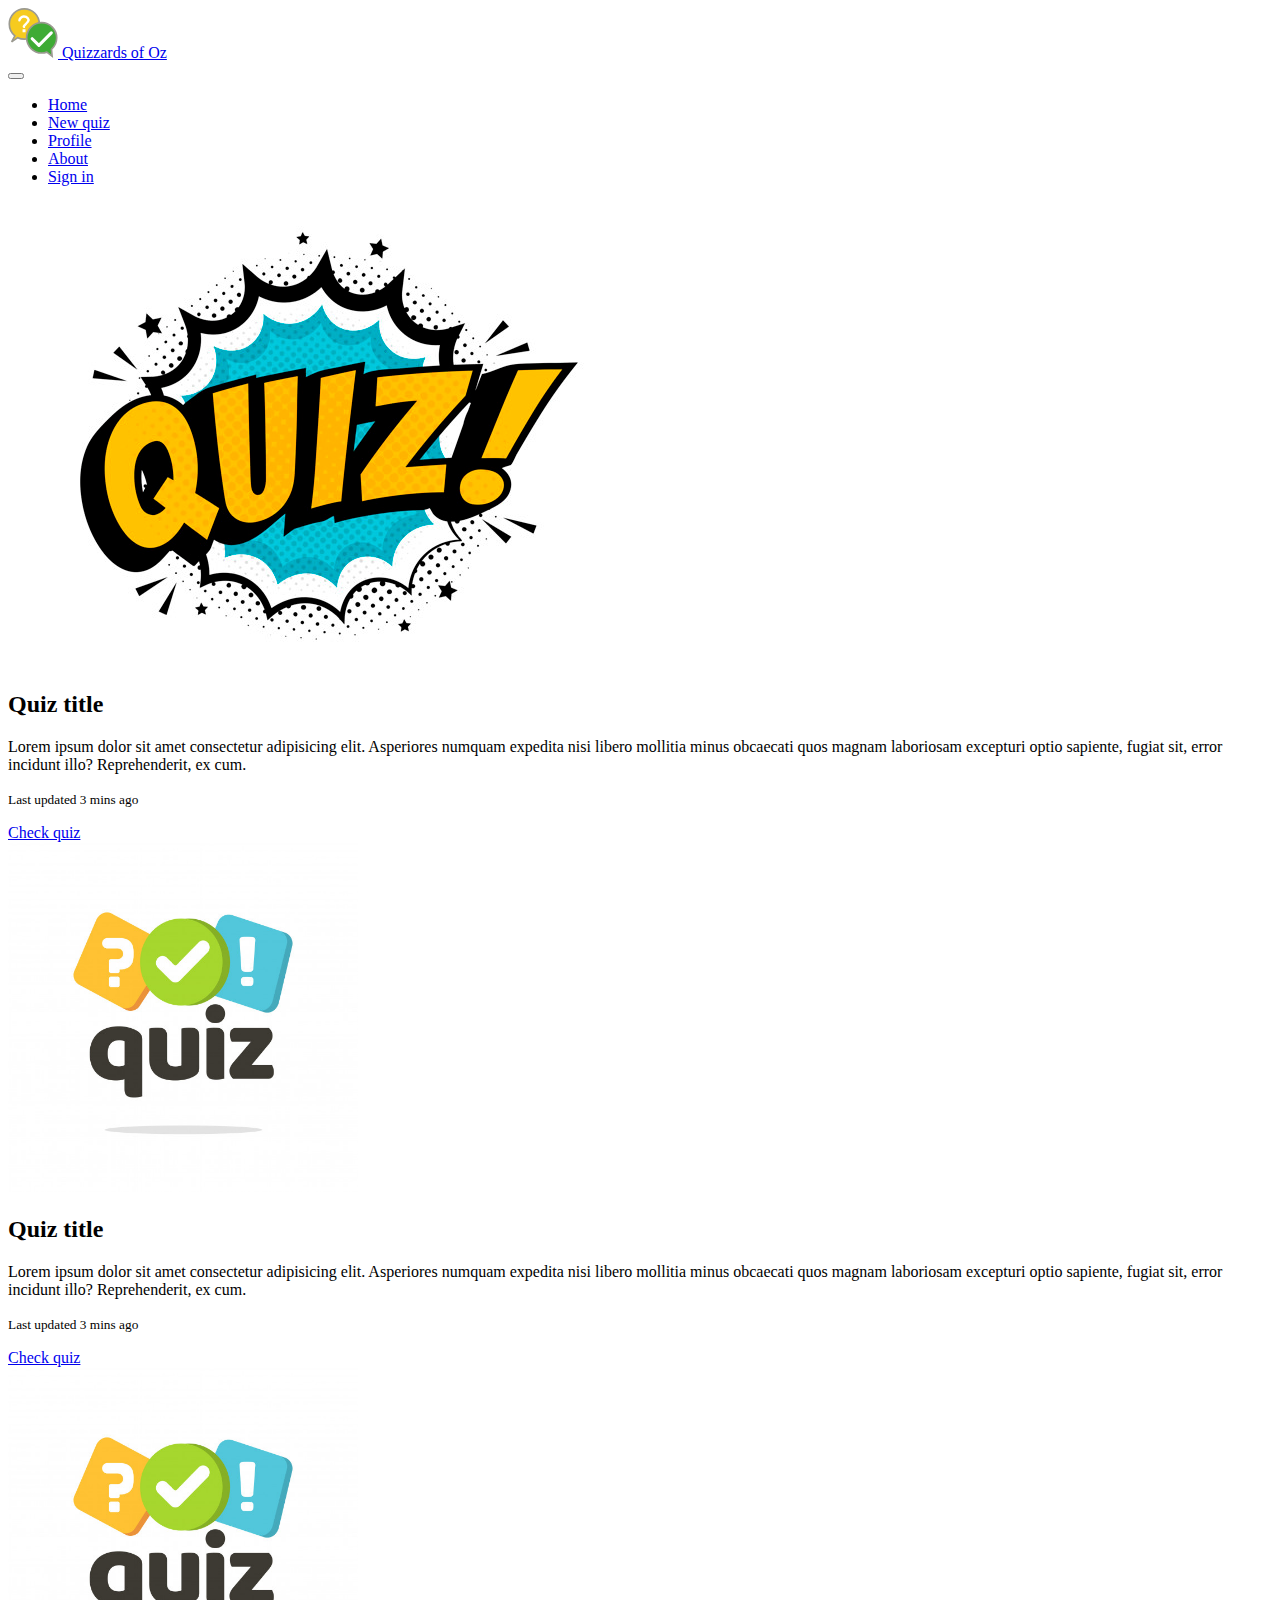
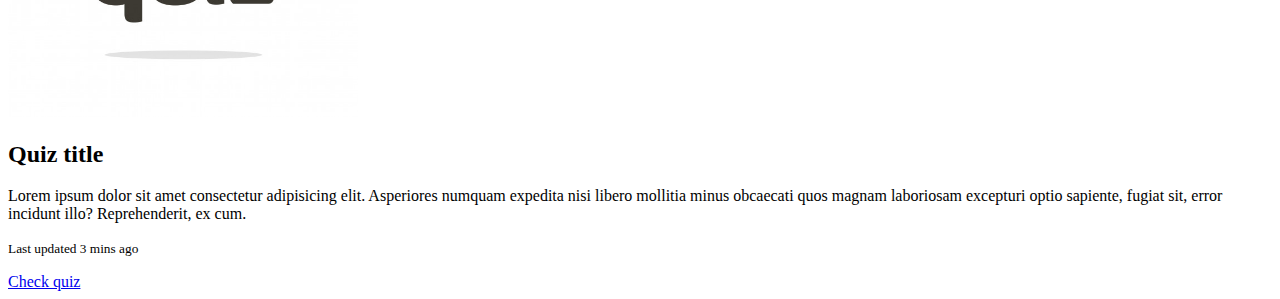
<file: index.html>
<!DOCTYPE html>
<html lang="en">

<head>
    <meta charset="UTF-8" />
    <meta http-equiv="X-UA-Compatible" content="IE=edge" />
    <meta name="viewport" content="width=device-width, initial-scale=1.0" />
    <link href="https://cdn.jsdelivr.net/npm/bootstrap@5.0.0-beta1/dist/css/bootstrap.min.css" rel="stylesheet"
        integrity="sha384-giJF6kkoqNQ00vy+HMDP7azOuL0xtbfIcaT9wjKHr8RbDVddVHyTfAAsrekwKmP1" crossorigin="anonymous" />
    <link rel="stylesheet" href="./css/styles.css" />
    <title>Home</title>
</head>

<body class="bg-light">
    <header class="fixed-top bg-dark">
        <nav class="container navbar navbar-expand-lg navbar-dark ">
            <a class="navbar-brand" href="./index.html">
                <div class="d-flex align-items-center"><img src="./images/logo.svg" width="50" height="50"
                        class="d-inline-block align-top" alt="logo" />
                    <span class="navbar-brand fw-bold fs-2">Quizzards of Oz</span>
                </div>

            </a>
            <button class="navbar-toggler" type="button" data-toggle="collapse"
                data-target="./post.htmlnavbarSupportedContent" aria-controls="navbarSupportedContent"
                aria-expanded="false" aria-label="Toggle navigation">
                <span class="navbar-toggler-icon"></span>
            </button>

            <div class=" collapse navbar-collapse" id="navbarSupportedContent">
                <ul class="navbar-nav mr-auto fs-5">
                    <li class="nav-item active">
                        <a class="nav-link active" href="./index.html">Home</a>
                    </li>
                    <li class="nav-item">
                        <a class="nav-link" href="./new-quiz.html">New quiz</a>
                    </li>
                    <li class="nav-item">
                        <a class="nav-link" href="./profile.html">Profile</a>
                    </li>
                    <li class="nav-item">
                        <a class="nav-link" href="./about.html">About</a>
                    </li>
                    <li class="nav-item ">
                        <a class="nav-link" href="./login.html">Sign in</a>
                    </li>
                </ul>
            </div>
        </nav>
    </header>
    <main class="pt-5">
        <div class="container mt-5">

            <div class="row m-3"></div>
            <div class="card mb-3 text-white bg-info">
                <div class="row no-gutters">
                    <div class="col-md-4">
                        <img src="./images/quiz-image.jpg" class="card-img" alt="quiz-image" style="min-height: 300px;">
                    </div>
                    <div class="col-md-8">
                        <div class="card-body d-flex align-items-end flex-column">
                            <div class="div p-2">
                                <h2 class="card-title">Quiz title</h2>
                                <p class="card-text">Lorem ipsum dolor sit amet consectetur adipisicing elit. Asperiores
                                    numquam expedita nisi libero mollitia minus obcaecati quos magnam laboriosam
                                    excepturi
                                    optio sapiente, fugiat sit, error incidunt illo? Reprehenderit, ex cum.</p>
                                <p class="card-text"><small class="text-muted">Last updated 3 mins ago</small></p>
                            </div>

                            <div class="d-flex justify-content-end mt-md-5">
                                <a href="./quiz.html" class="btn btn-primary px-3 py-2">Check quiz</a>
                            </div>
                        </div>
                    </div>
                </div>
            </div>
            <div class="card mb-3 text-white bg-warning">
                <div class="row no-gutters">
                    <div class="col-md-4">
                        <img src="./images/quiz-image2.jpg" class="card-img" alt="quiz-image"
                            style="max-height: 350px;">
                    </div>
                    <div class="col-md-8">
                        <div class="card-body d-flex align-items-end flex-column">
                            <div class="div p-2">
                                <h2 class="card-title">Quiz title</h2>
                                <p class="card-text">Lorem ipsum dolor sit amet consectetur adipisicing elit. Asperiores
                                    numquam expedita nisi libero mollitia minus obcaecati quos magnam laboriosam
                                    excepturi
                                    optio sapiente, fugiat sit, error incidunt illo? Reprehenderit, ex cum.</p>
                                <p class="card-text"><small class="text-muted">Last updated 3 mins ago</small></p>
                            </div>

                            <div class="d-flex justify-content-end mt-md-5 ">
                                <a href="./quiz.html" class="btn btn-primary px-3 py-2">Check quiz</a>
                            </div>
                        </div>
                    </div>
                </div>
            </div>
            <div class="card mb-3 text-white bg-danger ">
                <div class="row no-gutters">
                    <div class="col-md-4">
                        <img src="./images/quiz-image2.jpg" class="card-img" alt="quiz-image"
                            style="max-height: 350px;">
                    </div>
                    <div class="col-md-8">
                        <div class="card-body d-flex align-items-end flex-column">
                            <div class="div p-2">
                                <h2 class="card-title">Quiz title</h2>
                                <p class="card-text">Lorem ipsum dolor sit amet consectetur adipisicing elit. Asperiores
                                    numquam expedita nisi libero mollitia minus obcaecati quos magnam laboriosam
                                    excepturi
                                    optio sapiente, fugiat sit, error incidunt illo? Reprehenderit, ex cum.</p>
                                <p class="card-text"><small class="text-muted">Last updated 3 mins ago</small></p>
                            </div>

                            <div class="d-flex justify-content-end mt-md-5 ">
                                <a href="./quiz.html" class="btn btn-primary px-3 py-2">Check quiz</a>
                            </div>
                        </div>
                    </div>
                </div>
            </div>
        </div>
    </main>
</body>

</html>
</file>
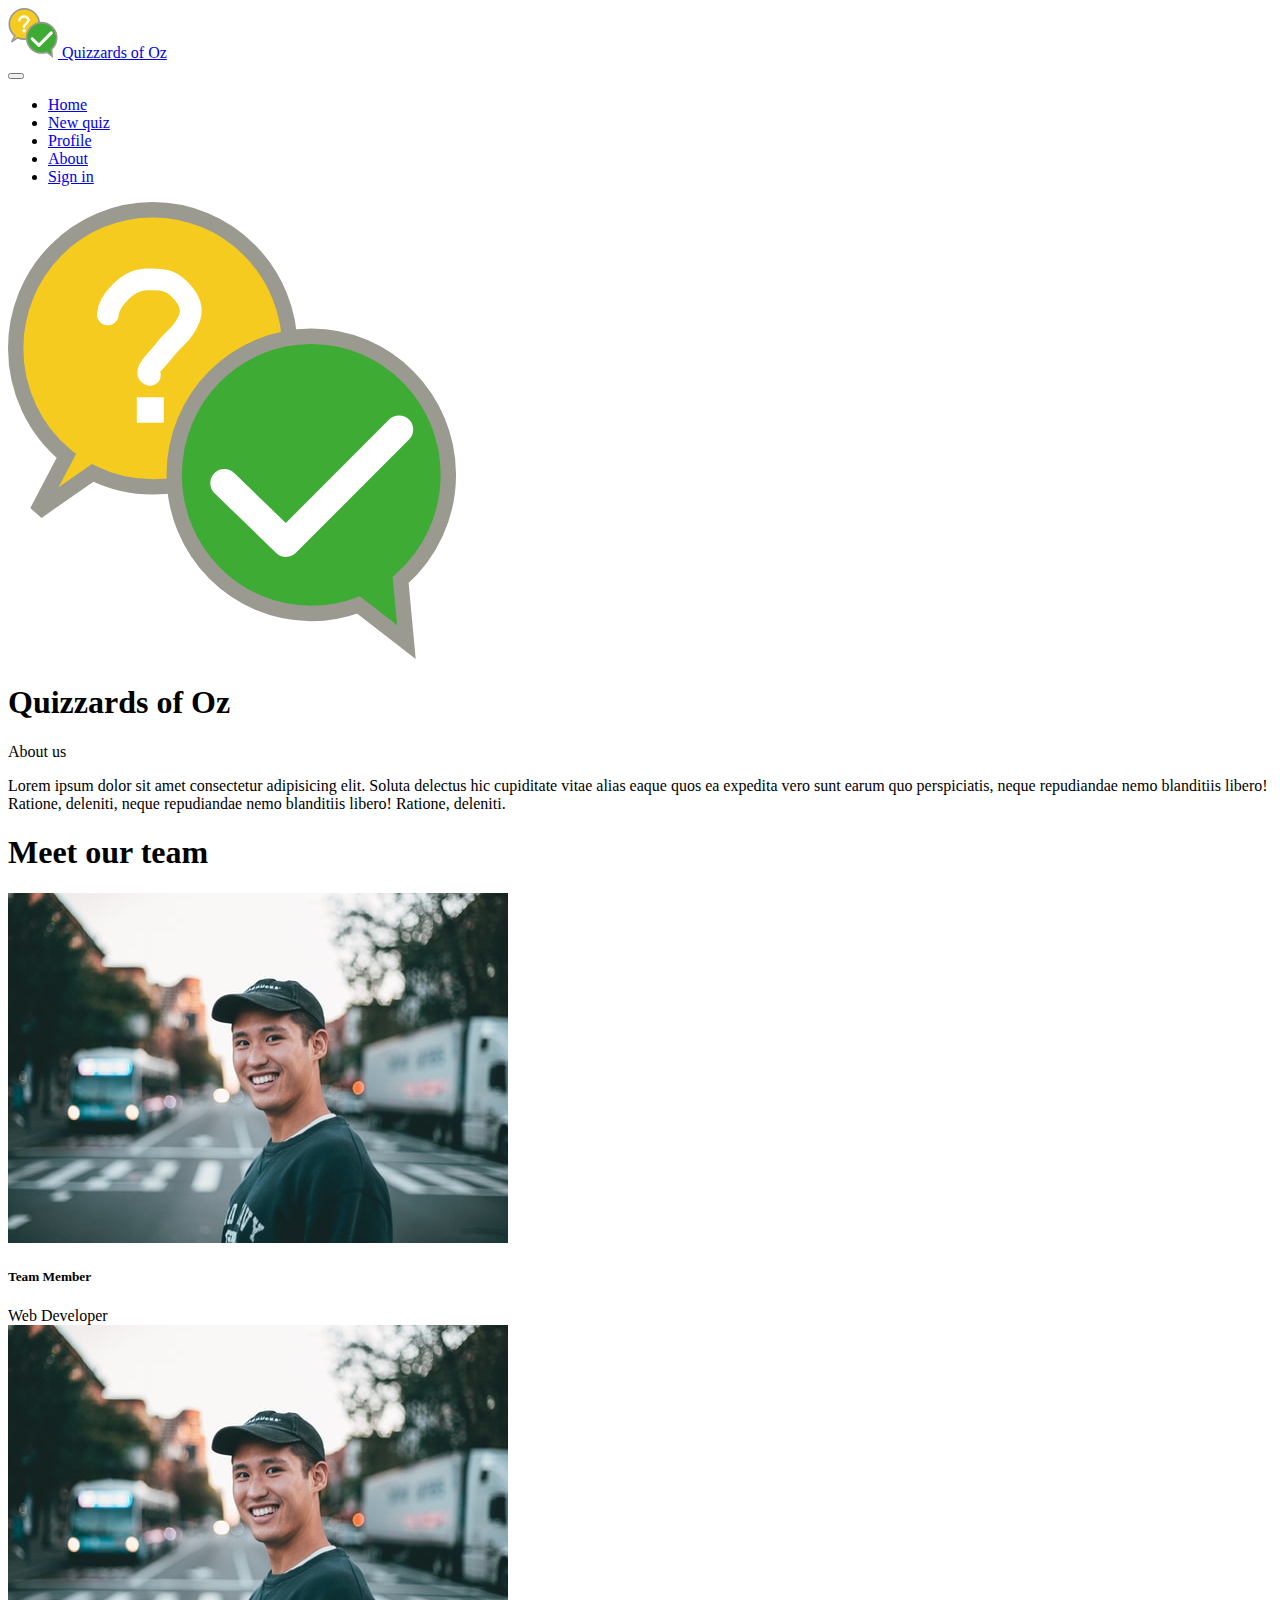
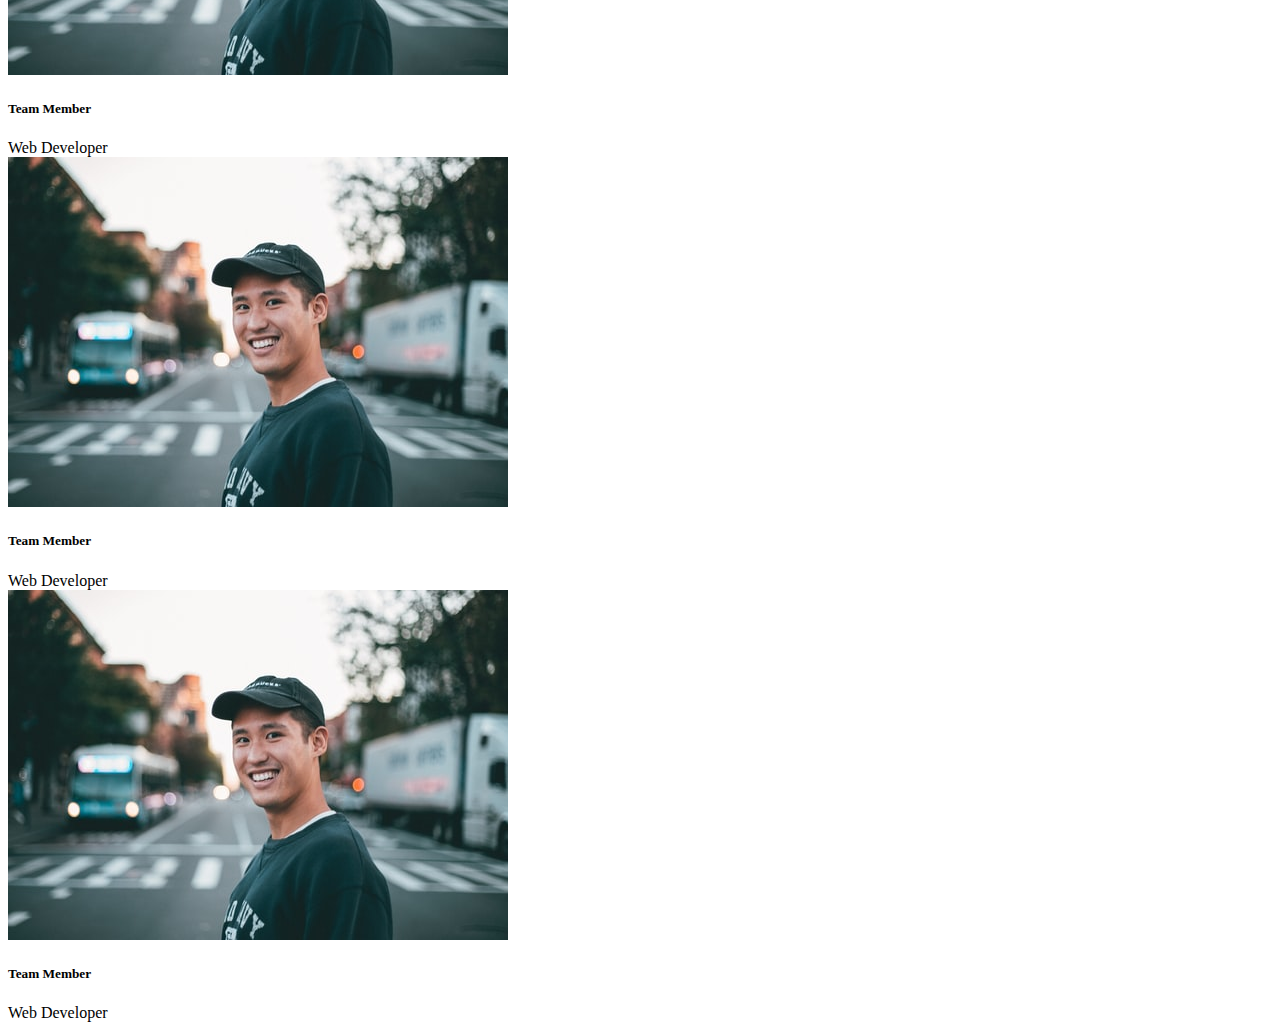
<file: about.html>
<!DOCTYPE html>
<html lang="en">

<head>
    <meta charset="UTF-8" />
    <meta http-equiv="X-UA-Compatible" content="IE=edge" />
    <meta name="viewport" content="width=device-width, initial-scale=1.0" />
    <link href="https://cdn.jsdelivr.net/npm/bootstrap@5.0.0-beta1/dist/css/bootstrap.min.css" rel="stylesheet"
        integrity="sha384-giJF6kkoqNQ00vy+HMDP7azOuL0xtbfIcaT9wjKHr8RbDVddVHyTfAAsrekwKmP1" crossorigin="anonymous" />
    <link rel="stylesheet" href="./css/styles.css" />
    <title>About page</title>
</head>

<body class="bg-light">
    <header class="fixed-top bg-dark">
        <nav class="container navbar navbar-expand-lg navbar-dark ">
            <a class="navbar-brand" href="./index.html">
                <div class="d-flex align-items-center"><img src="./images/logo.svg" width="50" height="50"
                        class="d-inline-block align-top" alt="logo" />
                    <span class="navbar-brand fw-bold fs-2">Quizzards of Oz</span>
                </div>

            </a>
            <button class="navbar-toggler" type="button" data-toggle="collapse"
                data-target="./post.htmlnavbarSupportedContent" aria-controls="navbarSupportedContent"
                aria-expanded="false" aria-label="Toggle navigation">
                <span class="navbar-toggler-icon"></span>
            </button>

            <div class=" collapse navbar-collapse" id="navbarSupportedContent">
                <ul class="navbar-nav mr-auto fs-5">
                    <li class="nav-item active">
                        <a class="nav-link " href="./index.html">Home</a>
                    </li>
                    <li class="nav-item">
                        <a class="nav-link" href="./new-quiz.html">New quiz</a>
                    </li>
                    <li class="nav-item">
                        <a class="nav-link" href="./profile.html">Profile</a>
                    </li>
                    <li class="nav-item">
                        <a class="nav-link active" href="./about.html">About</a>
                    </li>
                    <li class="nav-item ">
                        <a class="nav-link" href="./login.html">Sign in</a>
                    </li>
                </ul>
            </div>
        </nav>
    </header>
    <main class="pt-4">
        <div class="container mt-5 pt-5">
            <div class="row">
                <div class="col-12 col-md-3">
                    <img src="./images/logo.svg" class="card-img-top" alt="member">
                </div>
                <div class="col-12 col-md-9">
                    <h1 class="display-1 fw-bold">Quizzards of Oz</h1>
                    <p class="display-5">About us</p>
                    <p class="lead">
                        Lorem ipsum dolor sit amet consectetur adipisicing
                        elit. Soluta delectus hic cupiditate vitae alias
                        eaque quos ea expedita vero sunt earum quo
                        perspiciatis, neque repudiandae nemo blanditiis
                        libero! Ratione, deleniti, neque repudiandae nemo
                        blanditiis libero! Ratione, deleniti.
                    </p>
                </div>
            </div>

        </div>
        <div class=" text-center py-5 mb-4">
            <div class="container">
                <h1 class="font-weight-light ">Meet our team</h1>
            </div>
        </div>
        <!-- Page Content -->
        <div class="container">

            <div class="row">
                <!-- Team Member 1 -->
                <div class="col-xl-3 col-md-6 mb-4">
                    <div class="card border-0 shadow">
                        <img src="./images/member.jpg" class="card-img-top" alt="member">
                        <div class="card-body text-center">
                            <h5 class="card-title mb-0">Team Member</h5>
                            <div class="card-text text-black-50">Web Developer</div>
                        </div>
                    </div>
                </div>
                <!-- Team Member 2 -->
                <div class="col-xl-3 col-md-6 mb-4">
                    <div class="card border-0 shadow">
                        <img src="./images/member.jpg" class="card-img-top" alt="member">
                        <div class="card-body text-center">
                            <h5 class="card-title mb-0">Team Member</h5>
                            <div class="card-text text-black-50">Web Developer</div>
                        </div>
                    </div>
                </div>
                <!-- Team Member 3 -->
                <div class="col-xl-3 col-md-6 mb-4">
                    <div class="card border-0 shadow">
                        <img src="./images/member.jpg" class="card-img-top" alt="member">
                        <div class="card-body text-center">
                            <h5 class="card-title mb-0">Team Member</h5>
                            <div class="card-text text-black-50">Web Developer</div>
                        </div>
                    </div>
                </div>
                <!-- Team Member 4 -->
                <div class="col-xl-3 col-md-6 mb-4">
                    <div class="card border-0 shadow">
                        <img src="./images/member.jpg" class="card-img-top" alt="member">
                        <div class="card-body text-center">
                            <h5 class="card-title mb-0">Team Member</h5>
                            <div class="card-text text-black-50">Web Developer</div>
                        </div>
                    </div>
                </div>
            </div>
            <!-- /.row -->

        </div>

    </main>

</body>

</html>
</file>
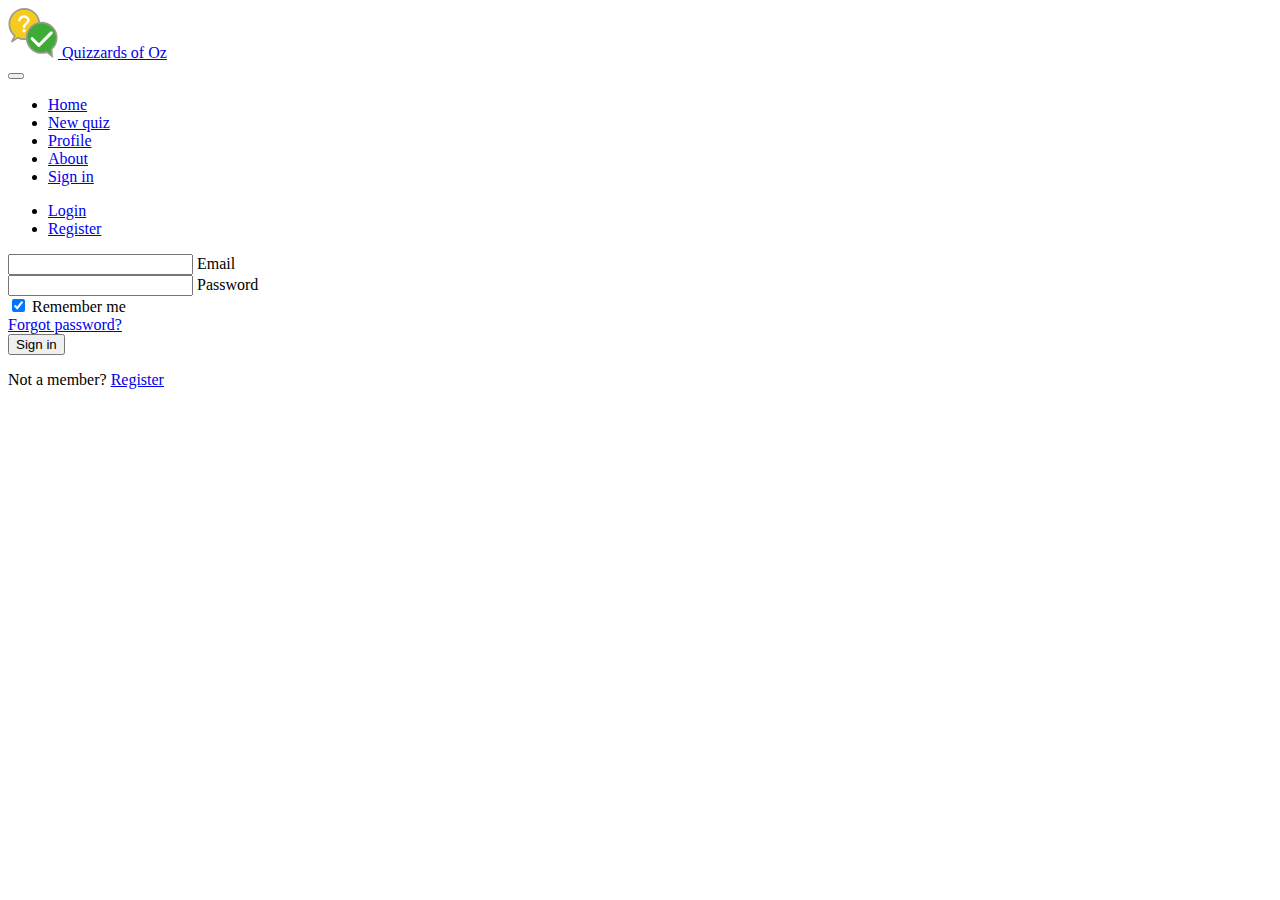
<file: login.html>
<!DOCTYPE html>
<html lang="en">

<head>
    <meta charset="UTF-8" />
    <meta http-equiv="X-UA-Compatible" content="IE=edge" />
    <meta name="viewport" content="width=device-width, initial-scale=1.0" />
    <link href="https://cdn.jsdelivr.net/npm/bootstrap@5.0.0-beta1/dist/css/bootstrap.min.css" rel="stylesheet"
        integrity="sha384-giJF6kkoqNQ00vy+HMDP7azOuL0xtbfIcaT9wjKHr8RbDVddVHyTfAAsrekwKmP1" crossorigin="anonymous" />
    <link rel="stylesheet" href="https://stackpath.bootstrapcdn.com/font-awesome/4.7.0/css/font-awesome.min.css">
    <link rel="stylesheet" href="./css/styles.css" />
    <title>Login</title>
</head>

<body class="bg-light">
    <header class="bg-dark">
        <nav class="container navbar navbar-expand-lg navbar-dark ">
            <a class="navbar-brand" href="./index.html">
                <div class="d-flex align-items-center"><img src="./images/logo.svg" width="50" height="50"
                        class="d-inline-block align-top" alt="logo" />
                    <span class="navbar-brand fw-bold fs-2">Quizzards of Oz</span>
                </div>

            </a>
            <button class="navbar-toggler" type="button" data-toggle="collapse"
                data-target="./post.htmlnavbarSupportedContent" aria-controls="navbarSupportedContent"
                aria-expanded="false" aria-label="Toggle navigation">
                <span class="navbar-toggler-icon"></span>
            </button>

            <div class=" collapse navbar-collapse" id="navbarSupportedContent">
                <ul class="navbar-nav mr-auto fs-5">
                    <li class="nav-item ">
                        <a class="nav-link " href="./index.html">Home</a>
                    </li>
                    <li class="nav-item">
                        <a class="nav-link " href="./new-quiz.html">New quiz</a>
                    </li>
                    <li class="nav-item">
                        <a class="nav-link" href="./profile.html">Profile</a>
                    </li>
                    <li class="nav-item">
                        <a class="nav-link" href="./about.html">About</a>
                    </li>
                    <li class="nav-item ">
                        <a class="nav-link active" href="./login.html">Sign in</a>
                    </li>
                </ul>
            </div>
        </nav>
    </header>
    <main class="pt-5">
        <div class="container col-md-4 mt-5 pt-5">
            <ul class="nav nav-pills nav-justified mb-3" id="ex1" role="tablist">
                <li class="nav-item">
                    <a href="./login.html" class="nav-link active">Login</a>
                </li>
                <li class="nav-item" role="presentation">
                    <a href="./register.html" class="nav-link">Register</a>
                </li>
            </ul>
            <div class="tab-content">
                <div class="tab-pane active">
                    <form>
                        <!-- Email input -->
                        <div class="form-outline mb-4">
                            <input type="email" id="loginName" class="form-control" />
                            <label class="form-label" for="loginName">Email </label>
                        </div>

                        <!-- Password input -->
                        <div class="form-outline mb-4">
                            <input type="password" id="loginPassword" class="form-control" />
                            <label class="form-label" for="loginPassword">Password</label>
                        </div>

                        <!-- 2 column grid layout -->
                        <div class="row mb-4">
                            <div class="col-md-6 d-flex justify-content-center">
                                <!-- Checkbox -->
                                <div class="form-check mb-3 mb-md-0">
                                    <input class="form-check-input" type="checkbox" value="" id="loginCheck" checked />
                                    <label class="form-check-label" for="loginCheck"> Remember me </label>
                                </div>
                            </div>

                            <div class="col-md-6 d-flex justify-content-center">
                                <!-- Simple link -->
                                <a href="#!">Forgot password?</a>
                            </div>
                        </div>

                        <!-- Submit button -->
                        <button type="submit" class="btn btn-primary btn-block mb-4">Sign in</button>

                        <!-- Register buttons -->
                        <div class="text-center">
                            <p>Not a member? <a href="./register.html">Register</a></p>
                        </div>
                    </form>
                </div>

            </div>
        </div>
    </main>

</body>

</html>
</file>
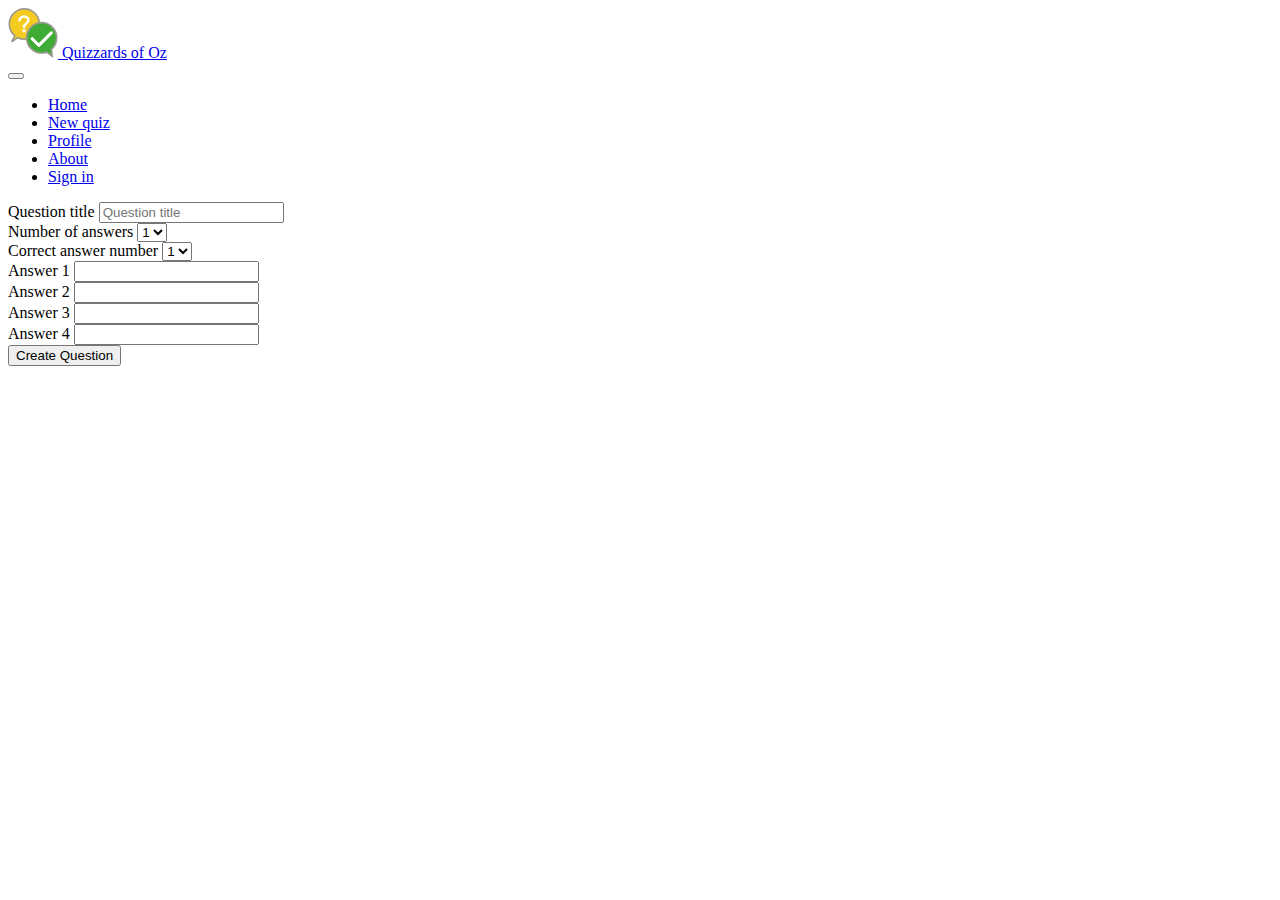
<file: new-quiz.html>
<!DOCTYPE html>
<html lang="en">

<head>
    <meta charset="UTF-8" />
    <meta http-equiv="X-UA-Compatible" content="IE=edge" />
    <meta name="viewport" content="width=device-width, initial-scale=1.0" />
    <link href="https://cdn.jsdelivr.net/npm/bootstrap@5.0.0-beta1/dist/css/bootstrap.min.css" rel="stylesheet"
        integrity="sha384-giJF6kkoqNQ00vy+HMDP7azOuL0xtbfIcaT9wjKHr8RbDVddVHyTfAAsrekwKmP1" crossorigin="anonymous" />
    <link rel="stylesheet" href="./css/styles.css" />
    <title>New quiz</title>
</head>

<body class="bg-light">
    <header class="fixed-top bg-dark">
        <nav class="container navbar navbar-expand-lg navbar-dark ">
            <a class="navbar-brand" href="./index.html">
                <div class="d-flex align-items-center"><img src="./images/logo.svg" width="50" height="50"
                        class="d-inline-block align-top" alt="logo" />
                    <span class="navbar-brand fw-bold fs-2">Quizzards of Oz</span>
                </div>

            </a>
            <button class="navbar-toggler" type="button" data-toggle="collapse"
                data-target="./post.htmlnavbarSupportedContent" aria-controls="navbarSupportedContent"
                aria-expanded="false" aria-label="Toggle navigation">
                <span class="navbar-toggler-icon"></span>
            </button>

            <div class=" collapse navbar-collapse" id="navbarSupportedContent">
                <ul class="navbar-nav mr-auto fs-5">
                    <li class="nav-item active">
                        <a class="nav-link " href="./index.html">Home</a>
                    </li>
                    <li class="nav-item">
                        <a class="nav-link active" href="./new-quiz.html">New quiz</a>
                    </li>
                    <li class="nav-item">
                        <a class="nav-link" href="./profile.html">Profile</a>
                    </li>
                    <li class="nav-item">
                        <a class="nav-link" href="./about.html">About</a>
                    </li>
                    <li class="nav-item ">
                        <a class="nav-link" href="./login.html">Sign in</a>
                    </li>
                </ul>
            </div>
        </nav>
    </header>
    <main class="pt-5">
        <div class="container pt-5 mt-5">
            <form>
                <div class="form-group">
                    <label for="exampleFormControlInput1">Question title</label>
                    <input type="text" class="form-control" id="exampleFormControlInput1" placeholder="Question title">
                </div>
                <div class="form-group">
                    <label for="exampleFormControlSelect1">Number of answers</label>
                    <select class="form-control" id="exampleFormControlSelect1">
                        <option>1</option>
                        <option>2</option>
                        <option>3</option>
                        <option>4</option>
                    </select>
                </div>
                <div class="form-group">
                    <label for="exampleFormControlSelect2">Correct answer number</label>
                    <select class="form-control" id="exampleFormControlSelect2">
                        <option>1</option>
                        <option>2</option>
                        <option>3</option>
                        <option>4</option>
                    </select>
                </div>
                <div class="form-group">
                    <label for="exampleFormControlInput1">Answer 1</label>
                    <input type="text" class="form-control" id="exampleFormControlInput1" placeholder="">
                </div>
                <div class="form-group">
                    <label for="exampleFormControlInput1">Answer 2</label>
                    <input type="text" class="form-control" id="exampleFormControlInput1" placeholder="">
                </div>
                <div class="form-group">
                    <label for="exampleFormControlInput1">Answer 3</label>
                    <input type="text" class="form-control" id="exampleFormControlInput1" placeholder="">
                </div>
                <div class="form-group">
                    <label for="exampleFormControlInput1">Answer 4</label>
                    <input type="text" class="form-control" id="exampleFormControlInput1" placeholder="">
                </div>
                <button type="submit" class="btn btn-primary my-2">Create Question</button>
            </form>
        </div>
    </main>
</body>

</html>
</file>
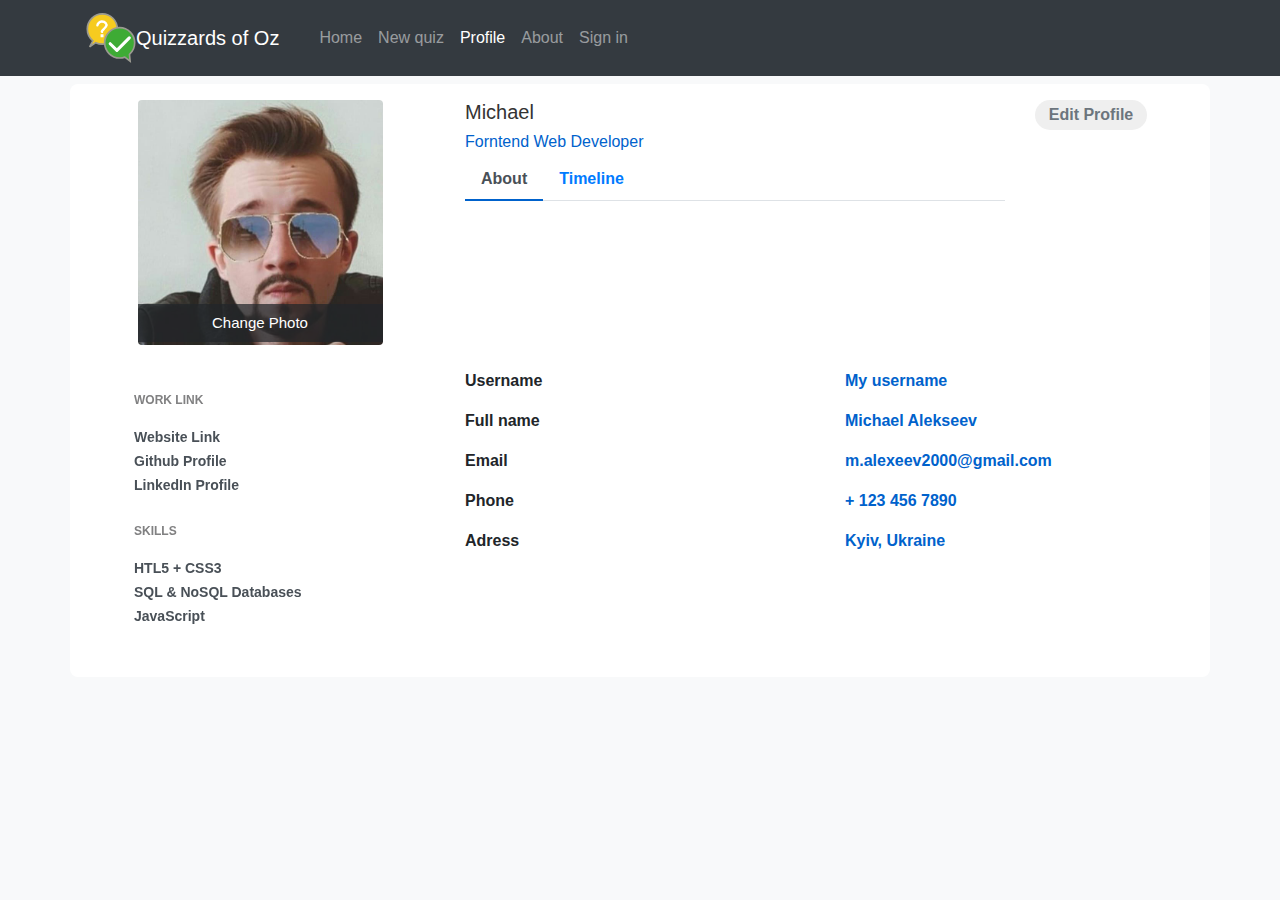
<file: profile.html>
<!DOCTYPE html>
<html lang="en">

<head>
    <meta charset="UTF-8" />
    <meta http-equiv="X-UA-Compatible" content="IE=edge" />
    <meta name="viewport" content="width=device-width, initial-scale=1.0" />
    <link href="https://cdn.jsdelivr.net/npm/bootstrap@5.0.0-beta1/dist/css/bootstrap.min.css" rel="stylesheet"
        integrity="sha384-giJF6kkoqNQ00vy+HMDP7azOuL0xtbfIcaT9wjKHr8RbDVddVHyTfAAsrekwKmP1" crossorigin="anonymous" />
    <link rel="stylesheet" href="./css/styles.css" />
    <link href="//maxcdn.bootstrapcdn.com/bootstrap/4.1.1/css/bootstrap.min.css" rel="stylesheet" id="bootstrap-css">
    <title>Profile</title>
</head>

<body class="bg-light">
    <header class="bg-dark">
        <nav class="container navbar navbar-expand-lg navbar-dark ">
            <a class="navbar-brand" href="./index.html">
                <div class="d-flex align-items-center"><img src="./images/logo.svg" width="50" height="50"
                        class="d-inline-block align-top" alt="logo" />
                    <span class="navbar-brand fw-bold fs-2">Quizzards of Oz</span>
                </div>

            </a>
            <button class="navbar-toggler" type="button" data-toggle="collapse"
                data-target="./post.htmlnavbarSupportedContent" aria-controls="navbarSupportedContent"
                aria-expanded="false" aria-label="Toggle navigation">
                <span class="navbar-toggler-icon"></span>
            </button>

            <div class=" collapse navbar-collapse" id="navbarSupportedContent">
                <ul class="navbar-nav mr-auto fs-5">
                    <li class="nav-item ">
                        <a class="nav-link " href="./index.html">Home</a>
                    </li>
                    <li class="nav-item">
                        <a class="nav-link " href="./new-quiz.html">New quiz</a>
                    </li>
                    <li class="nav-item">
                        <a class="nav-link active" href="./profile.html">Profile</a>
                    </li>
                    <li class="nav-item">
                        <a class="nav-link" href="./about.html">About</a>
                    </li>
                    <li class="nav-item ">
                        <a class="nav-link" href="./login.html">Sign in</a>
                    </li>
                </ul>
            </div>
        </nav>
    </header>
    <main class="pt-2">
        <div class="container emp-profile">
            <form method="post">
                <div class="row pt-3">
                    <div class="col-md-4">
                        <div class="profile-img">
                            <img src="./images/my-avatar.jpg" alt="Avatar" class="rounded" />
                            <div class="file btn btn-lg btn-primary">
                                Change Photo
                                <input type="file" name="file" />
                            </div>
                        </div>
                    </div>
                    <div class="col-md-6">
                        <div class="profile-head">
                            <h5>
                                Michael
                            </h5>
                            <h6>
                                Forntend Web Developer
                            </h6>

                            <ul class="nav nav-tabs" id="myTab" role="tablist">
                                <li class="nav-item">
                                    <a class="nav-link active" id="home-tab" data-toggle="tab" href="#home" role="tab"
                                        aria-controls="home" aria-selected="true">About</a>
                                </li>
                                <li class="nav-item">
                                    <a class="nav-link" id="profile-tab" data-toggle="tab" href="#profile" role="tab"
                                        aria-controls="profile" aria-selected="false">Timeline</a>
                                </li>
                            </ul>
                        </div>
                    </div>
                    <div class="col-md-2">
                        <input type="submit" class="profile-edit-btn" name="btnAddMore" value="Edit Profile" />
                    </div>
                </div>
                <div class="row">
                    <div class="col-md-4">
                        <div class="profile-work">
                            <p>WORK LINK</p>
                            <a href="">Website Link</a><br />
                            <a href="">Github Profile</a><br />
                            <a href="">LinkedIn Profile</a>
                            <p>SKILLS</p>
                            <a href="">HTL5 + CSS3</a><br />
                            <a href="">SQL & NoSQL Databases</a><br />
                            <a href="">JavaScript</a><br />
                        </div>
                    </div>
                    <div class="col-md-8">
                        <div class="tab-content profile-tab" id="myTabContent">
                            <div class="tab-pane fade show active" id="home" role="tabpanel" aria-labelledby="home-tab">
                                <div class="row">
                                    <div class="col-md-6">
                                        <label>Username</label>
                                    </div>
                                    <div class="col-md-6">
                                        <p>My username</p>
                                    </div>
                                </div>
                                <div class="row">
                                    <div class="col-md-6">
                                        <label>Full name</label>
                                    </div>
                                    <div class="col-md-6">
                                        <p>Michael Alekseev</p>
                                    </div>
                                </div>
                                <div class="row">
                                    <div class="col-md-6">
                                        <label>Email</label>
                                    </div>
                                    <div class="col-md-6">
                                        <p>m.alexeev2000@gmail.com</p>
                                    </div>
                                </div>
                                <div class="row">
                                    <div class="col-md-6">
                                        <label>Phone</label>
                                    </div>
                                    <div class="col-md-6">
                                        <p>+ 123 456 7890</p>
                                    </div>
                                </div>
                                <div class="row">
                                    <div class="col-md-6">
                                        <label>Adress</label>
                                    </div>
                                    <div class="col-md-6">
                                        <p>Kyiv, Ukraine</p>
                                    </div>
                                </div>
                            </div>
                            <div class="tab-pane fade" id="profile" role="tabpanel" aria-labelledby="profile-tab">
                                <div class="row">
                                    <div class="col-md-6">
                                        <label>Experience</label>
                                    </div>
                                    <div class="col-md-6">
                                        <p>Expert</p>
                                    </div>
                                </div>
                                <div class="row">
                                    <div class="col-md-6">
                                        <label>Hourly Rate</label>
                                    </div>
                                    <div class="col-md-6">
                                        <p>10$/hr</p>
                                    </div>
                                </div>
                                <div class="row">
                                    <div class="col-md-6">
                                        <label>Total Projects</label>
                                    </div>
                                    <div class="col-md-6">
                                        <p>230</p>
                                    </div>
                                </div>
                                <div class="row">
                                    <div class="col-md-6">
                                        <label>English Level</label>
                                    </div>
                                    <div class="col-md-6">
                                        <p>Expert</p>
                                    </div>
                                </div>
                                <div class="row">
                                    <div class="col-md-6">
                                        <label>Availability</label>
                                    </div>
                                    <div class="col-md-6">
                                        <p>6 months</p>
                                    </div>
                                </div>
                                <div class="row">
                                    <div class="col-md-12">
                                        <label>Your Bio</label><br />
                                        <p>Your detail description</p>
                                    </div>
                                </div>
                            </div>
                        </div>
                    </div>
                </div>
            </form>
        </div>
    </main>

</body>

</html>
</file>
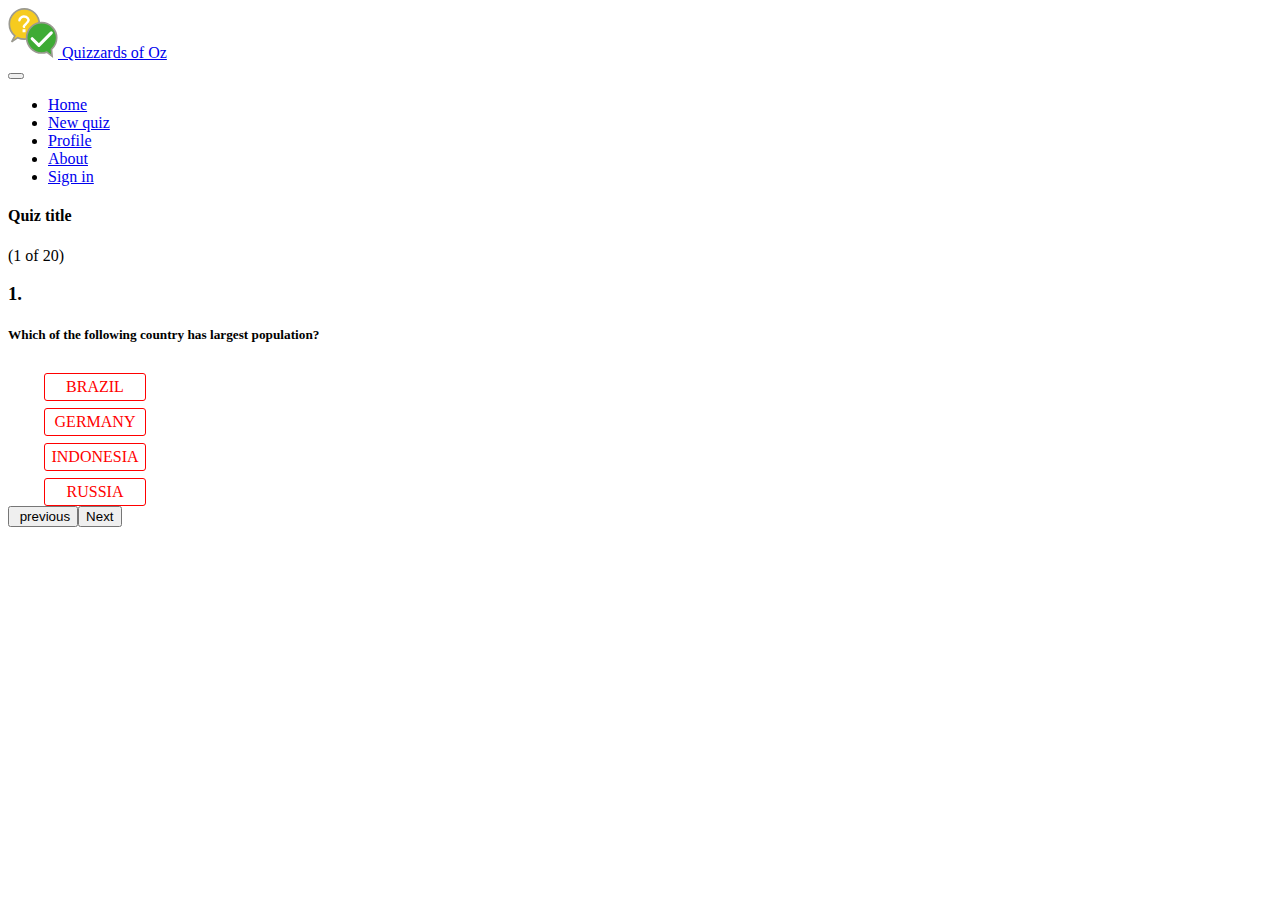
<file: quiz.html>
<!DOCTYPE html>
<html lang="en">

<head>
    <meta charset="UTF-8" />
    <meta http-equiv="X-UA-Compatible" content="IE=edge" />
    <meta name="viewport" content="width=device-width, initial-scale=1.0" />
    <link href="https://cdn.jsdelivr.net/npm/bootstrap@5.0.0-beta1/dist/css/bootstrap.min.css" rel="stylesheet"
        integrity="sha384-giJF6kkoqNQ00vy+HMDP7azOuL0xtbfIcaT9wjKHr8RbDVddVHyTfAAsrekwKmP1" crossorigin="anonymous" />
    <link rel="stylesheet" href="./css/styles.css" />
    <title>Quiz title</title>
</head>

<body class="bg-light">
    <header class="bg-dark">
        <nav class="container navbar navbar-expand-lg navbar-dark ">
            <a class="navbar-brand" href="./index.html">
                <div class="d-flex align-items-center"><img src="./images/logo.svg" width="50" height="50"
                        class="d-inline-block align-top" alt="logo" />
                    <span class="navbar-brand fw-bold fs-2">Quizzards of Oz</span>
                </div>

            </a>
            <button class="navbar-toggler" type="button" data-toggle="collapse"
                data-target="./post.htmlnavbarSupportedContent" aria-controls="navbarSupportedContent"
                aria-expanded="false" aria-label="Toggle navigation">
                <span class="navbar-toggler-icon"></span>
            </button>

            <div class=" collapse navbar-collapse" id="navbarSupportedContent">
                <ul class="navbar-nav mr-auto fs-5">
                    <li class="nav-item active">
                        <a class="nav-link " href="./index.html">Home</a>
                    </li>
                    <li class="nav-item">
                        <a class="nav-link " href="./new-quiz.html">New quiz</a>
                    </li>
                    <li class="nav-item">
                        <a class="nav-link" href="./profile.html">Profile</a>
                    </li>
                    <li class="nav-item">
                        <a class="nav-link" href="./about.html">About</a>
                    </li>
                    <li class="nav-item ">
                        <a class="nav-link" href="./login.html">Sign in</a>
                    </li>
                </ul>
            </div>
        </nav>
    </header>
    <main class="pt-5">
        <div class="container">
            <div class="d-flex justify-content-center row ">
                <div class="col-md-10 col-lg-10">
                    <div class="border">
                        <div class="question bg-white p-3 border-bottom">
                            <div class="d-flex flex-row justify-content-between align-items-center mcq">
                                <h4>Quiz title</h4><span>(1 of 20)</span>
                            </div>
                        </div>
                        <div class="question bg-white p-3 border-bottom">
                            <div class="d-flex flex-row align-items-center question-title">
                                <h3 class="text-danger">1.</h3>
                                <h5 class="mt-1 ml-2">Which of the following country has largest population?</h5>
                            </div>
                            <div class="ans ml-2">
                                <label class="radio"> <input type="radio" name="quiz" value="brazil">
                                    <span>Brazil</span>
                                </label>
                            </div>
                            <div class="ans ml-2">
                                <label class="radio"> <input type="radio" name="quiz" value="Germany">
                                    <span>Germany</span>
                                </label>
                            </div>
                            <div class="ans ml-2">
                                <label class="radio"> <input type="radio" name="quiz" value="Indonesia">
                                    <span>Indonesia</span>
                                </label>
                            </div>
                            <div class="ans ml-2">
                                <label class="radio"> <input type="radio" name="quiz" value="Russia">
                                    <span>Russia</span>
                                </label>
                            </div>
                        </div>
                        <div class="d-flex flex-row justify-content-between align-items-center p-3 bg-white"><button
                                class="btn btn-primary d-flex align-items-center btn-danger px-5" type="button"><i
                                    class="fa fa-angle-left"></i>&nbsp;previous</button><button
                                class="btn btn-primary border-success align-items-center btn-success px-5"
                                type="button">Next<i class="fa fa-angle-right ml-2"></i></button></div>
                    </div>
                </div>
            </div>
        </div>
    </main>

</body>

</html>
</file>
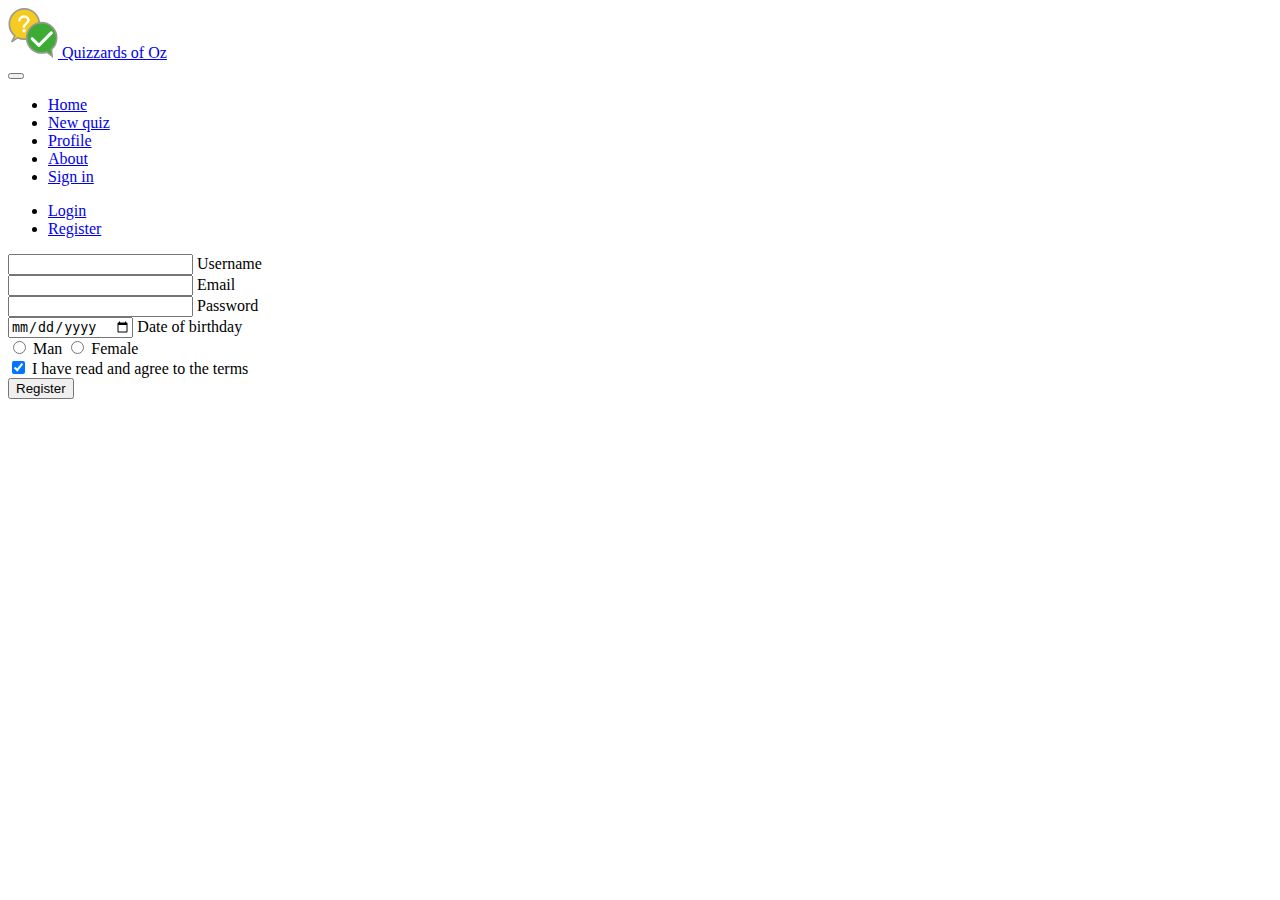
<file: register.html>
<!DOCTYPE html>
<html lang="en">

<head>
    <meta charset="UTF-8" />
    <meta http-equiv="X-UA-Compatible" content="IE=edge" />
    <meta name="viewport" content="width=device-width, initial-scale=1.0" />
    <link href="https://cdn.jsdelivr.net/npm/bootstrap@5.0.0-beta1/dist/css/bootstrap.min.css" rel="stylesheet"
        integrity="sha384-giJF6kkoqNQ00vy+HMDP7azOuL0xtbfIcaT9wjKHr8RbDVddVHyTfAAsrekwKmP1" crossorigin="anonymous" />
    <link rel="stylesheet" href="https://stackpath.bootstrapcdn.com/font-awesome/4.7.0/css/font-awesome.min.css">
    <link rel="stylesheet" href="./css/styles.css" />
    <title>Registration</title>
</head>

<body class="bg-light">
    <header class=" bg-dark">
        <nav class="container navbar navbar-expand-lg navbar-dark ">
            <a class="navbar-brand" href="./index.html">
                <div class="d-flex align-items-center"><img src="./images/logo.svg" width="50" height="50"
                        class="d-inline-block align-top" alt="logo" />
                    <span class="navbar-brand fw-bold fs-2">Quizzards of Oz</span>
                </div>

            </a>
            <button class="navbar-toggler" type="button" data-toggle="collapse"
                data-target="./post.htmlnavbarSupportedContent" aria-controls="navbarSupportedContent"
                aria-expanded="false" aria-label="Toggle navigation">
                <span class="navbar-toggler-icon"></span>
            </button>

            <div class=" collapse navbar-collapse" id="navbarSupportedContent">
                <ul class="navbar-nav mr-auto fs-5">
                    <li class="nav-item active">
                        <a class="nav-link " href="./index.html">Home</a>
                    </li>
                    <li class="nav-item">
                        <a class="nav-link " href="./new-quiz.html">New quiz</a>
                    </li>
                    <li class="nav-item">
                        <a class="nav-link" href="./profile.html">Profile</a>
                    </li>
                    <li class="nav-item">
                        <a class="nav-link" href="./about.html">About</a>
                    </li>
                    <li class="nav-item ">
                        <a class="nav-link" href="./login.html">Sign in</a>
                    </li>
                </ul>
            </div>
        </nav>
    </header>
    <main class="pt-5">
        <div class="container col-md-4 mt-4 ">
            <ul class="nav nav-pills nav-justified mb-3" id="ex1" role="tablist">
                <li class="nav-item">
                    <a href="./login.html" class="nav-link ">Login</a>
                </li>
                <li class="nav-item" role="presentation">
                    <a href="./register.html" class="nav-link active">Register</a>
                </li>
            </ul>
            <div class="tab-content">
                <div class="tab-pane active">
                    <form>


                        <!-- Username input -->
                        <div class="form-outline mb-4">
                            <input type="text" id="registerUsername" class="form-control" />
                            <label class="form-label" for="registerUsername">Username</label>
                        </div>

                        <!-- Email input -->
                        <div class="form-outline mb-4">
                            <input type="email" id="registerEmail" class="form-control" />
                            <label class="form-label" for="registerEmail">Email</label>
                        </div>

                        <!-- Password input -->
                        <div class="form-outline mb-4">
                            <input type="password" id="registerPassword" class="form-control" />
                            <label class="form-label" for="registerPassword">Password</label>
                        </div>
                        <div class="row">
                            <div class="form-outline mb-4 col-6">
                                <input type="date" id="registerDate" class="form-control" />
                                <label class="form-label" for="registerDate">Date of birthday</label>
                            </div>
                            <div class="form-outline mb-4 col-6">

                                <input name="sex" type="radio" id="man" />
                                <label class="form-label" for="man">Man</label>
                                <input name="sex" type="radio" id="female" />
                                <label class="form-label" for="female">Female</label>

                            </div>
                        </div>
                        <!-- Repeat Password input -->


                        <!-- Checkbox -->
                        <div class="form-check d-flex justify-content-center mb-4">
                            <input class="form-check-input me-2" type="checkbox" value="" id="registerCheck" checked
                                aria-describedby="registerCheckHelpText" />
                            <label class="form-check-label" for="registerCheck">
                                I have read and agree to the terms
                            </label>
                        </div>


                        <!-- Submit button -->
                        <button type="submit" class="btn btn-primary btn-block mb-3">Register</button>
                    </form>
                </div>

            </div>
        </div>
    </main>
    <script src="https://cdn.jsdelivr.net/npm/bootstrap@5.0.0-beta1/dist/js/bootstrap.bundle.min.js"
        integrity="sha384-ygbV9kiqUc6oa4msXn9868pTtWMgiQaeYH7/t7LECLbyPA2x65Kgf80OJFdroafW"
        crossorigin="anonymous"></script>

</body>

</html>
</file>
<file: css/styles.css>
label.radio {
    cursor: pointer;
}

label.radio input {
    position: absolute;
    top: 0;
    left: 0;
    visibility: hidden;
    pointer-events: none;
}

label.radio span {
    padding: 4px 0px;
    border: 1px solid red;
    display: inline-block;
    color: red;
    width: 100px;
    text-align: center;
    border-radius: 3px;
    margin-top: 7px;
    text-transform: uppercase;
}

label.radio input:checked + span {
    border-color: red;
    background-color: red;
    color: #fff;
}

.ans {
    margin-left: 36px !important;
}

.btn:focus {
    outline: 0 !important;
    box-shadow: none !important;
}

.btn:active {
    outline: 0 !important;
    box-shadow: none !important;
}

.emp-profile {
    border-radius: 0.5rem;
    background: #fff;
}
.profile-img {
    text-align: center;
}
.profile-img img {
    width: 70%;
    height: 100%;
}
.profile-img .file {
    position: relative;
    overflow: hidden;
    margin-top: -20%;
    width: 70%;
    border: none;
    border-radius: 0;
    font-size: 15px;
    background: #212529b8;
}
.profile-img .file input {
    position: absolute;
    opacity: 0;
    right: 0;
    top: 0;
}
.profile-head h5 {
    color: #333;
}
.profile-head h6 {
    color: #0062cc;
}
.profile-edit-btn {
    border: none;
    border-radius: 1.5rem;
    width: 70%;
    padding: 2%;
    font-weight: 600;
    color: #6c757d;
    cursor: pointer;
}
.proile-rating {
    font-size: 12px;
    color: #818182;
    margin-top: 5%;
}
.proile-rating span {
    color: #495057;
    font-size: 15px;
    font-weight: 600;
}
.profile-head .nav-tabs {
    margin-bottom: 5%;
}
.profile-head .nav-tabs .nav-link {
    font-weight: 600;
    border: none;
}
.profile-head .nav-tabs .nav-link.active {
    border: none;
    border-bottom: 2px solid #0062cc;
}
.profile-work {
    padding: 14%;
    margin-top: -15%;
}
.profile-work p {
    font-size: 12px;
    color: #818182;
    font-weight: 600;
    margin-top: 10%;
}
.profile-work a {
    text-decoration: none;
    color: #495057;
    font-weight: 600;
    font-size: 14px;
}
.profile-work ul {
    list-style: none;
}
.profile-tab label {
    font-weight: 600;
}
.profile-tab p {
    font-weight: 600;
    color: #0062cc;
}
</file>
